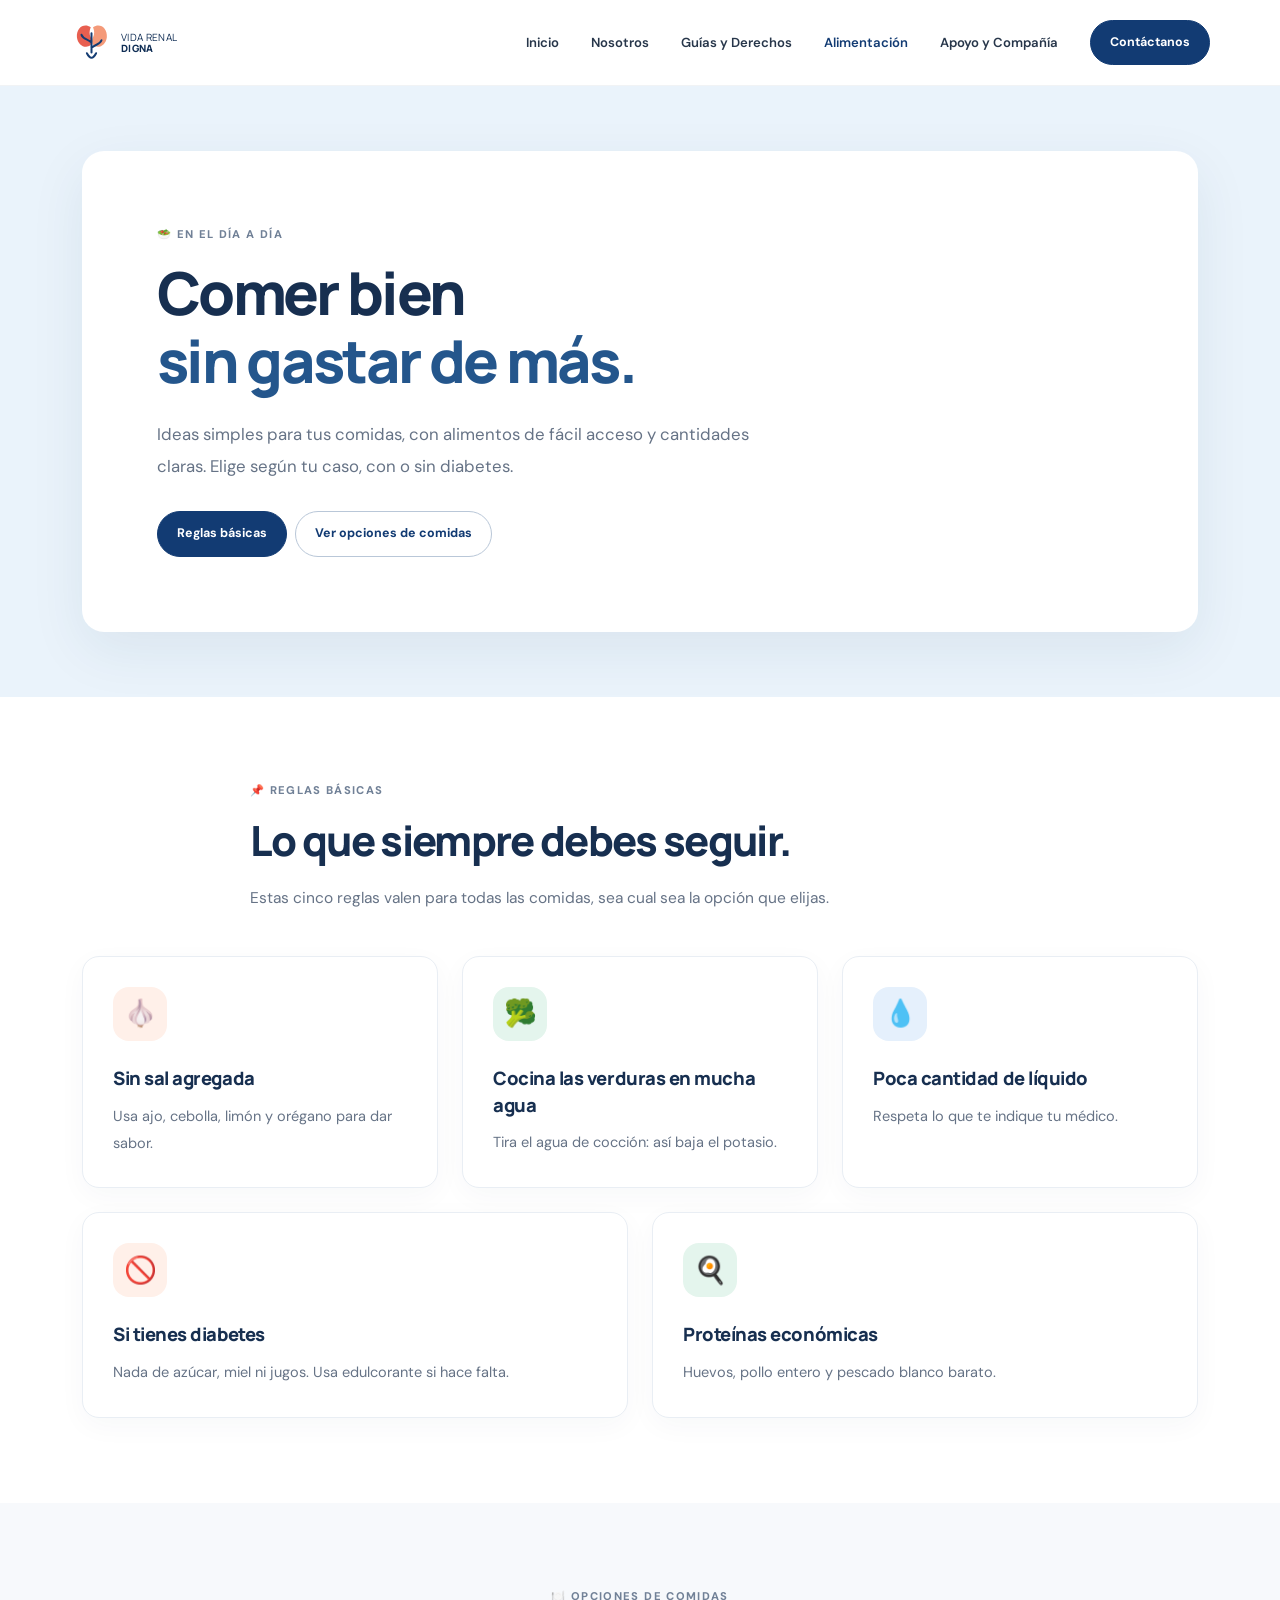
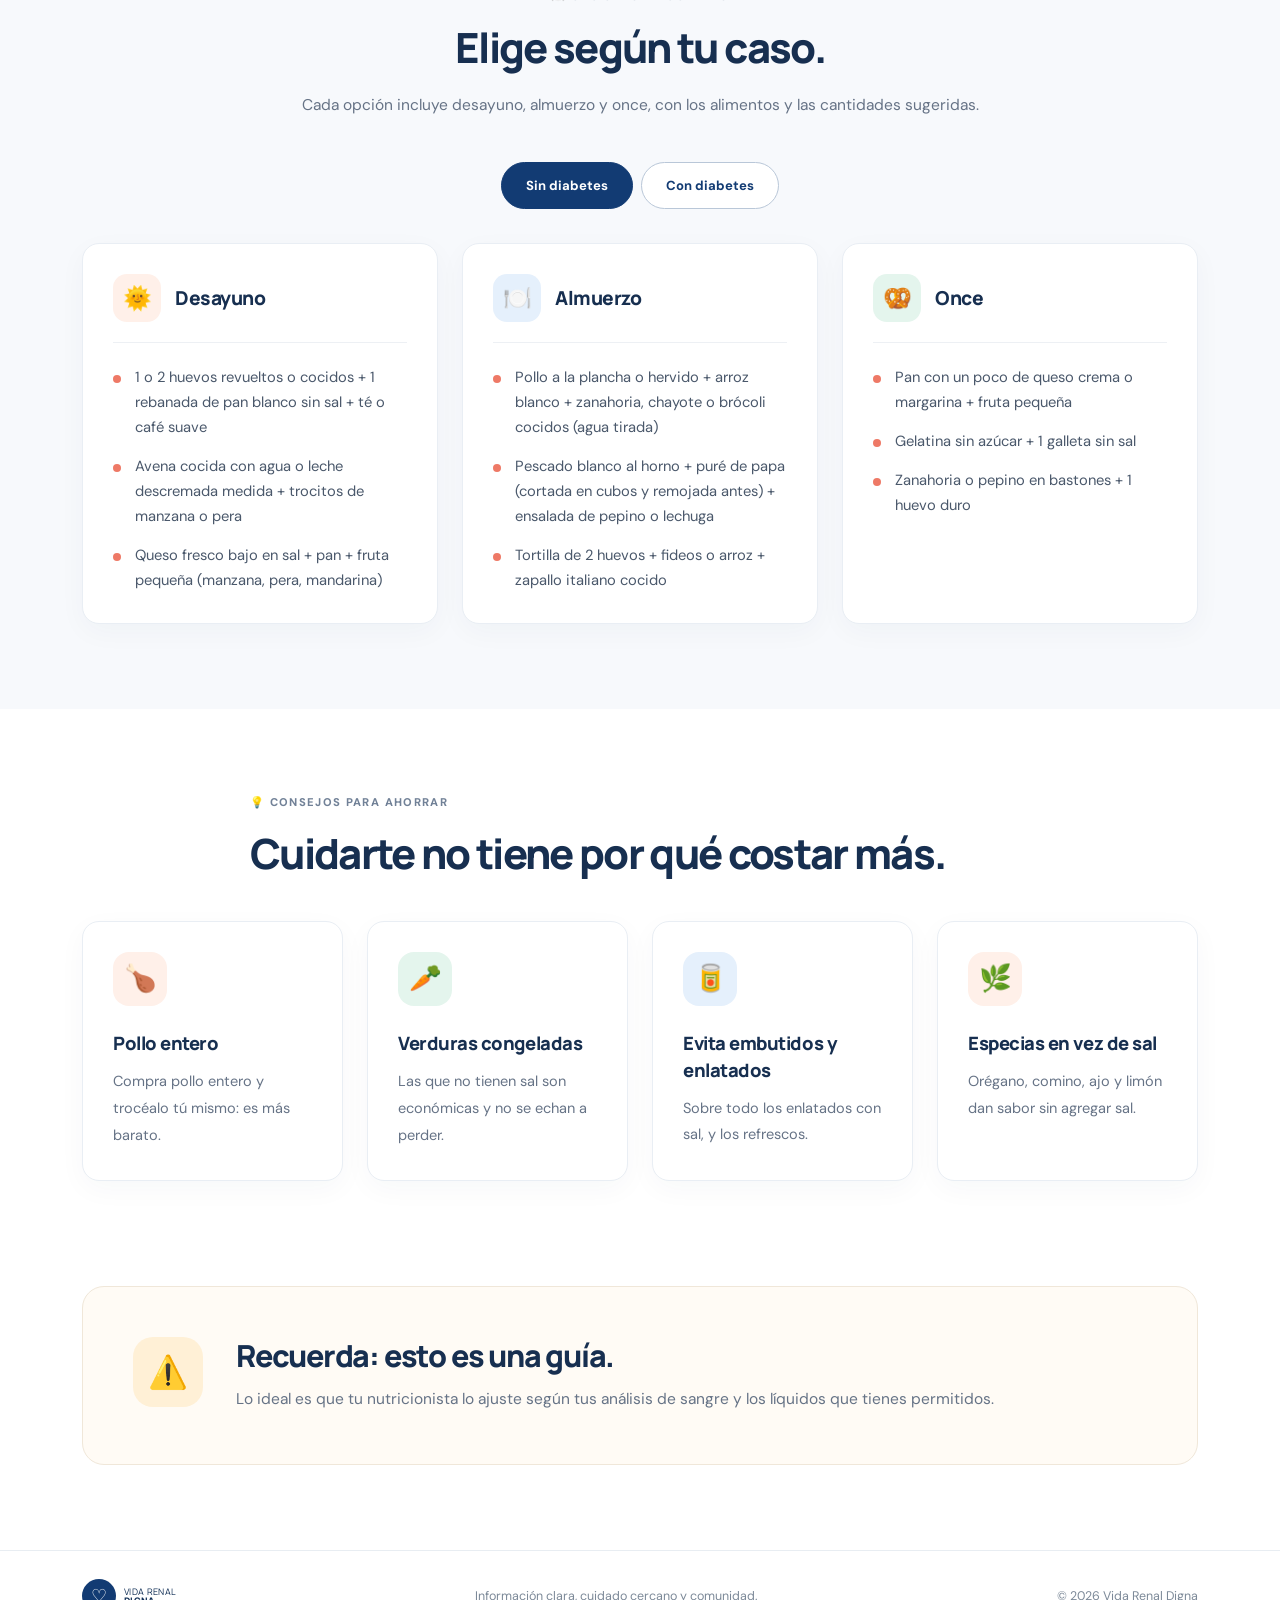
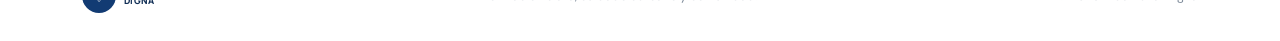
<file: alimentacion.html>
<!doctype html>
<html lang="es">
<head>
  <meta charset="utf-8">
  <meta name="viewport" content="width=device-width, initial-scale=1">
  <meta name="description" content="Reglas básicas, ideas de desayuno, almuerzo y once, y consejos para ahorrar al cuidar tu alimentación renal, con o sin diabetes.">
  <title>Alimentación | Vida Renal Digna</title>

  <!-- Bootstrap 5 -->
  <link href="https://cdn.jsdelivr.net/npm/bootstrap@5.3.3/dist/css/bootstrap.min.css" rel="stylesheet">
  <link rel="preconnect" href="https://fonts.googleapis.com">
  <link rel="preconnect" href="https://fonts.gstatic.com" crossorigin>
  <link href="https://fonts.googleapis.com/css2?family=DM+Sans:wght@400;500;600;700&family=Manrope:wght@400;500;600;700;800&display=swap" rel="stylesheet">
  <link rel="stylesheet" href="css/styles.css">
  <link rel="stylesheet" href="css/alimentacion.css">
</head>

<body>

  <!-- ENCABEZADO -->
  <header class="site-header">
    <nav class="navbar navbar-expand-lg container py-3" aria-label="Navegación principal">

      <a class="navbar-brand brand d-flex align-items-center gap-2" href="index.html" aria-label="Vida Renal Digna, inicio">
        <span class="brand-mark" aria-hidden="true">
          <svg viewBox="0 0 56 56">
            <path d="M27 8C18 2 8 9 9 21c1 9 8 14 15 12 5-2 5-8 3-12-2-4-2-8 0-13Z" fill="#e85f50"/>
            <path d="M30 8c9-6 19 1 18 13-1 9-8 14-15 12-5-2-5-8-3-12 2-4 2-8 0-13Z" fill="#f49a79"/>
            <path d="M28 16v25m0-13c-5-5-11-4-13-10m13 17c5-5 11-4 13-10" fill="none" stroke="#153d73" stroke-width="2.6" stroke-linecap="round"/>
            <path d="M22 42c2 4 5 6 6 6s4-2 6-6" fill="none" stroke="#153d73" stroke-width="2.6" stroke-linecap="round"/>
          </svg>
        </span>
        <span class="brand-name">VIDA RENAL<br><strong>DIGNA</strong></span>
      </a>

      <button class="navbar-toggler" type="button" data-bs-toggle="collapse" data-bs-target="#mainNav"
              aria-controls="mainNav" aria-expanded="false" aria-label="Abrir menú">
        <span class="navbar-toggler-icon"></span>
      </button>

      <div class="collapse navbar-collapse" id="mainNav">
        <ul class="navbar-nav ms-auto align-items-lg-center gap-lg-3">
          <li class="nav-item"><a class="nav-link" href="index.html">Inicio</a></li>
          <li class="nav-item"><a class="nav-link" href="nosotros.html">Nosotros</a></li>
          <li class="nav-item"><a class="nav-link" href="index.html#guias">Guías y Derechos</a></li>
          <li class="nav-item"><a class="nav-link active" href="alimentacion.html" aria-current="page">Alimentación</a></li>
          <li class="nav-item"><a class="nav-link" href="index.html#comunidad">Apoyo y Compañía</a></li>
          <li class="nav-item ms-lg-2"><a class="btn btn-primary-custom" href="nosotros.html#contacto">Contáctanos</a></li>
        </ul>
      </div>
    </nav>
  </header>


  <main>

    <!-- PORTADA -->
    <section class="ali-hero">
      <div class="container">
        <div class="ali-hero-panel">
          <span class="ali-eyebrow">🥗 EN EL DÍA A DÍA</span>

          <h1>
            Comer bien
            <span>sin gastar de más.</span>
          </h1>

          <p class="ali-intro">
            Ideas simples para tus comidas, con alimentos de fácil acceso y
            cantidades claras. Elige según tu caso, con o sin diabetes.
          </p>

          <div class="d-flex flex-wrap gap-2">
            <a href="#reglas" class="btn btn-primary-custom">Reglas básicas</a>
            <a href="#opciones" class="btn btn-outline-custom">Ver opciones de comidas</a>
          </div>
        </div>
      </div>
    </section>


    <!-- REGLAS BÁSICAS -->
    <section class="ali-section" id="reglas">
      <div class="container">

        <div class="ali-heading">
          <span class="ali-eyebrow">📌 REGLAS BÁSICAS</span>
          <h2>Lo que siempre debes seguir.</h2>
          <p>Estas cinco reglas valen para todas las comidas, sea cual sea la opción que elijas.</p>
        </div>

        <div class="row g-4">

          <div class="col-md-6 col-lg-4">
            <article class="ali-card h-100">
              <div class="ali-card-icon icon-peach" aria-hidden="true">🧄</div>
              <h3>Sin sal agregada</h3>
              <p>Usa ajo, cebolla, limón y orégano para dar sabor.</p>
            </article>
          </div>

          <div class="col-md-6 col-lg-4">
            <article class="ali-card h-100">
              <div class="ali-card-icon icon-green" aria-hidden="true">🥦</div>
              <h3>Cocina las verduras en mucha agua</h3>
              <p>Tira el agua de cocción: así baja el potasio.</p>
            </article>
          </div>

          <div class="col-md-6 col-lg-4">
            <article class="ali-card h-100">
              <div class="ali-card-icon icon-blue" aria-hidden="true">💧</div>
              <h3>Poca cantidad de líquido</h3>
              <p>Respeta lo que te indique tu médico.</p>
            </article>
          </div>

          <div class="col-md-6">
            <article class="ali-card h-100">
              <div class="ali-card-icon icon-peach" aria-hidden="true">🚫</div>
              <h3>Si tienes diabetes</h3>
              <p>Nada de azúcar, miel ni jugos. Usa edulcorante si hace falta.</p>
            </article>
          </div>

          <div class="col-md-6">
            <article class="ali-card h-100">
              <div class="ali-card-icon icon-green" aria-hidden="true">🍳</div>
              <h3>Proteínas económicas</h3>
              <p>Huevos, pollo entero y pescado blanco barato.</p>
            </article>
          </div>

        </div>
      </div>
    </section>


    <!-- OPCIONES DE COMIDAS -->
    <section class="ali-section ali-section-light" id="opciones">
      <div class="container">

        <div class="ali-heading text-center">
          <span class="ali-eyebrow">🍽️ OPCIONES DE COMIDAS</span>
          <h2>Elige según tu caso.</h2>
          <p>Cada opción incluye desayuno, almuerzo y once, con los alimentos y las cantidades sugeridas.</p>
        </div>

        <!-- Selector -->
        <ul class="nav ali-tabs justify-content-center" id="aliTabs" role="tablist">
          <li class="nav-item" role="presentation">
            <button class="nav-link active" id="tab-sin" data-bs-toggle="tab" data-bs-target="#panel-sin"
                    type="button" role="tab" aria-controls="panel-sin" aria-selected="true">
              Sin diabetes
            </button>
          </li>
          <li class="nav-item" role="presentation">
            <button class="nav-link" id="tab-con" data-bs-toggle="tab" data-bs-target="#panel-con"
                    type="button" role="tab" aria-controls="panel-con" aria-selected="false">
              Con diabetes
            </button>
          </li>
        </ul>

        <div class="tab-content">

          <!-- SIN DIABETES -->
          <div class="tab-pane fade show active" id="panel-sin" role="tabpanel" aria-labelledby="tab-sin" tabindex="0">
            <div class="row g-4">

              <div class="col-lg-4">
                <article class="ali-meal h-100">
                  <div class="ali-meal-head">
                    <span class="ali-meal-icon icon-peach" aria-hidden="true">🌞</span>
                    <h3>Desayuno</h3>
                  </div>
                  <ul class="ali-list">
                    <li>1 o 2 huevos revueltos o cocidos + 1 rebanada de pan blanco sin sal + té o café suave</li>
                    <li>Avena cocida con agua o leche descremada medida + trocitos de manzana o pera</li>
                    <li>Queso fresco bajo en sal + pan + fruta pequeña (manzana, pera, mandarina)</li>
                  </ul>
                </article>
              </div>

              <div class="col-lg-4">
                <article class="ali-meal h-100">
                  <div class="ali-meal-head">
                    <span class="ali-meal-icon icon-blue" aria-hidden="true">🍽️</span>
                    <h3>Almuerzo</h3>
                  </div>
                  <ul class="ali-list">
                    <li>Pollo a la plancha o hervido + arroz blanco + zanahoria, chayote o brócoli cocidos (agua tirada)</li>
                    <li>Pescado blanco al horno + puré de papa (cortada en cubos y remojada antes) + ensalada de pepino o lechuga</li>
                    <li>Tortilla de 2 huevos + fideos o arroz + zapallo italiano cocido</li>
                  </ul>
                </article>
              </div>

              <div class="col-lg-4">
                <article class="ali-meal h-100">
                  <div class="ali-meal-head">
                    <span class="ali-meal-icon icon-green" aria-hidden="true">🥨</span>
                    <h3>Once</h3>
                  </div>
                  <ul class="ali-list">
                    <li>Pan con un poco de queso crema o margarina + fruta pequeña</li>
                    <li>Gelatina sin azúcar + 1 galleta sin sal</li>
                    <li>Zanahoria o pepino en bastones + 1 huevo duro</li>
                  </ul>
                </article>
              </div>

            </div>
          </div>

          <!-- CON DIABETES -->
          <div class="tab-pane fade" id="panel-con" role="tabpanel" aria-labelledby="tab-con" tabindex="0">
            <div class="row g-4">

              <div class="col-lg-4">
                <article class="ali-meal h-100">
                  <div class="ali-meal-head">
                    <span class="ali-meal-icon icon-peach" aria-hidden="true">🌞</span>
                    <h3>Desayuno</h3>
                  </div>
                  <ul class="ali-list">
                    <li>2 claras + 1 huevo entero revueltos + pan pequeño sin sal + té sin azúcar</li>
                    <li>Avena cocida con agua + canela + trocito de manzana pequeña, sin azúcar</li>
                    <li>Queso fresco + pan + ½ manzana o pera, sin agregar dulce</li>
                  </ul>
                </article>
              </div>

              <div class="col-lg-4">
                <article class="ali-meal h-100">
                  <div class="ali-meal-head">
                    <span class="ali-meal-icon icon-blue" aria-hidden="true">🍽️</span>
                    <h3>Almuerzo</h3>
                  </div>
                  <ul class="ali-list">
                    <li>Pechuga de pollo sin piel + arroz moderado + verduras cocidas (sin cremas ni salsas)</li>
                    <li>Pescado blanco + 1 papa mediana remojada y cocida + ensalada verde sin sal</li>
                    <li>Huevos revueltos con cebolla y pimiento + arroz o fideos + calabacita cocida</li>
                  </ul>
                </article>
              </div>

              <div class="col-lg-4">
                <article class="ali-meal h-100">
                  <div class="ali-meal-head">
                    <span class="ali-meal-icon icon-green" aria-hidden="true">🥨</span>
                    <h3>Once</h3>
                  </div>
                  <ul class="ali-list">
                    <li>½ manzana o pera + 1 galleta sin sal</li>
                    <li>Queso fresco en porción chica + bastones de zanahoria</li>
                    <li>Gelatina sin azúcar + 1 pan tostado pequeño</li>
                  </ul>
                </article>
              </div>

            </div>
          </div>

        </div>
      </div>
    </section>


    <!-- CONSEJOS PARA AHORRAR -->
    <section class="ali-section" id="consejos">
      <div class="container">

        <div class="ali-heading">
          <span class="ali-eyebrow">💡 CONSEJOS PARA AHORRAR</span>
          <h2>Cuidarte no tiene por qué costar más.</h2>
        </div>

        <div class="row g-4">

          <div class="col-md-6 col-lg-3">
            <article class="ali-card h-100">
              <div class="ali-card-icon icon-peach" aria-hidden="true">🍗</div>
              <h3>Pollo entero</h3>
              <p>Compra pollo entero y trocéalo tú mismo: es más barato.</p>
            </article>
          </div>

          <div class="col-md-6 col-lg-3">
            <article class="ali-card h-100">
              <div class="ali-card-icon icon-green" aria-hidden="true">🥕</div>
              <h3>Verduras congeladas</h3>
              <p>Las que no tienen sal son económicas y no se echan a perder.</p>
            </article>
          </div>

          <div class="col-md-6 col-lg-3">
            <article class="ali-card h-100">
              <div class="ali-card-icon icon-blue" aria-hidden="true">🥫</div>
              <h3>Evita embutidos y enlatados</h3>
              <p>Sobre todo los enlatados con sal, y los refrescos.</p>
            </article>
          </div>

          <div class="col-md-6 col-lg-3">
            <article class="ali-card h-100">
              <div class="ali-card-icon icon-peach" aria-hidden="true">🌿</div>
              <h3>Especias en vez de sal</h3>
              <p>Orégano, comino, ajo y limón dan sabor sin agregar sal.</p>
            </article>
          </div>

        </div>
      </div>
    </section>


    <!-- AVISO FINAL -->
    <section class="ali-section ali-section-notice">
      <div class="container">
        <div class="ali-notice">
          <div class="ali-notice-icon" aria-hidden="true">⚠️</div>
          <div>
            <h2>Recuerda: esto es una guía.</h2>
            <p>
              Lo ideal es que tu nutricionista lo ajuste según tus análisis
              de sangre y los líquidos que tienes permitidos.
            </p>
          </div>
        </div>
      </div>
    </section>

  </main>


  <!-- PIE DE PÁGINA -->
  <footer class="site-footer">
    <div class="container d-flex flex-column flex-md-row justify-content-between align-items-start align-items-md-center gap-3">
      <a class="brand d-flex align-items-center gap-2" href="index.html">
        <span class="brand-mark small-mark" aria-hidden="true">♡</span>
        <span class="brand-name">VIDA RENAL<br><strong>DIGNA</strong></span>
      </a>
      <p class="mb-0">Información clara, cuidado cercano y comunidad.</p>
      <span class="copyright">© <span id="year">2026</span> Vida Renal Digna</span>
    </div>
  </footer>

  <script src="https://cdn.jsdelivr.net/npm/bootstrap@5.3.3/dist/js/bootstrap.bundle.min.js"></script>
  <script src="js/main.js"></script>

</body>
</html>
</file>
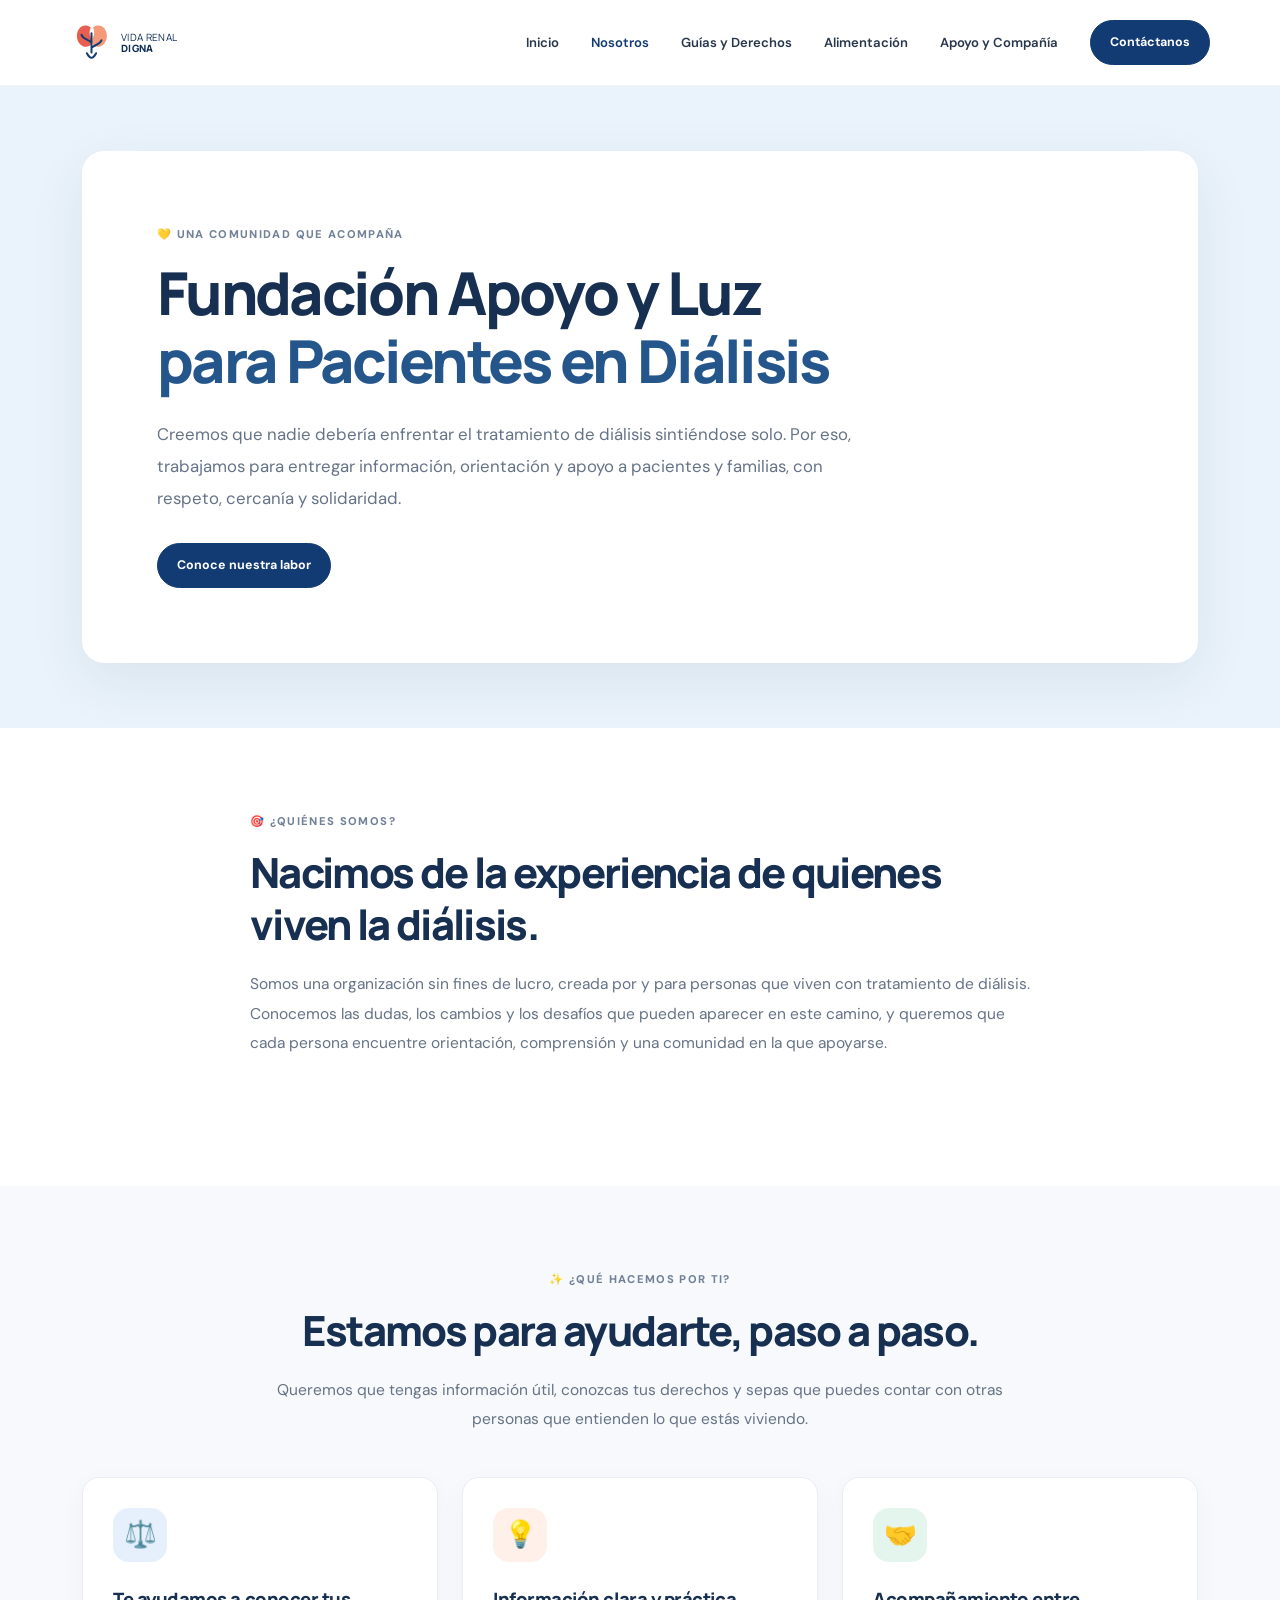
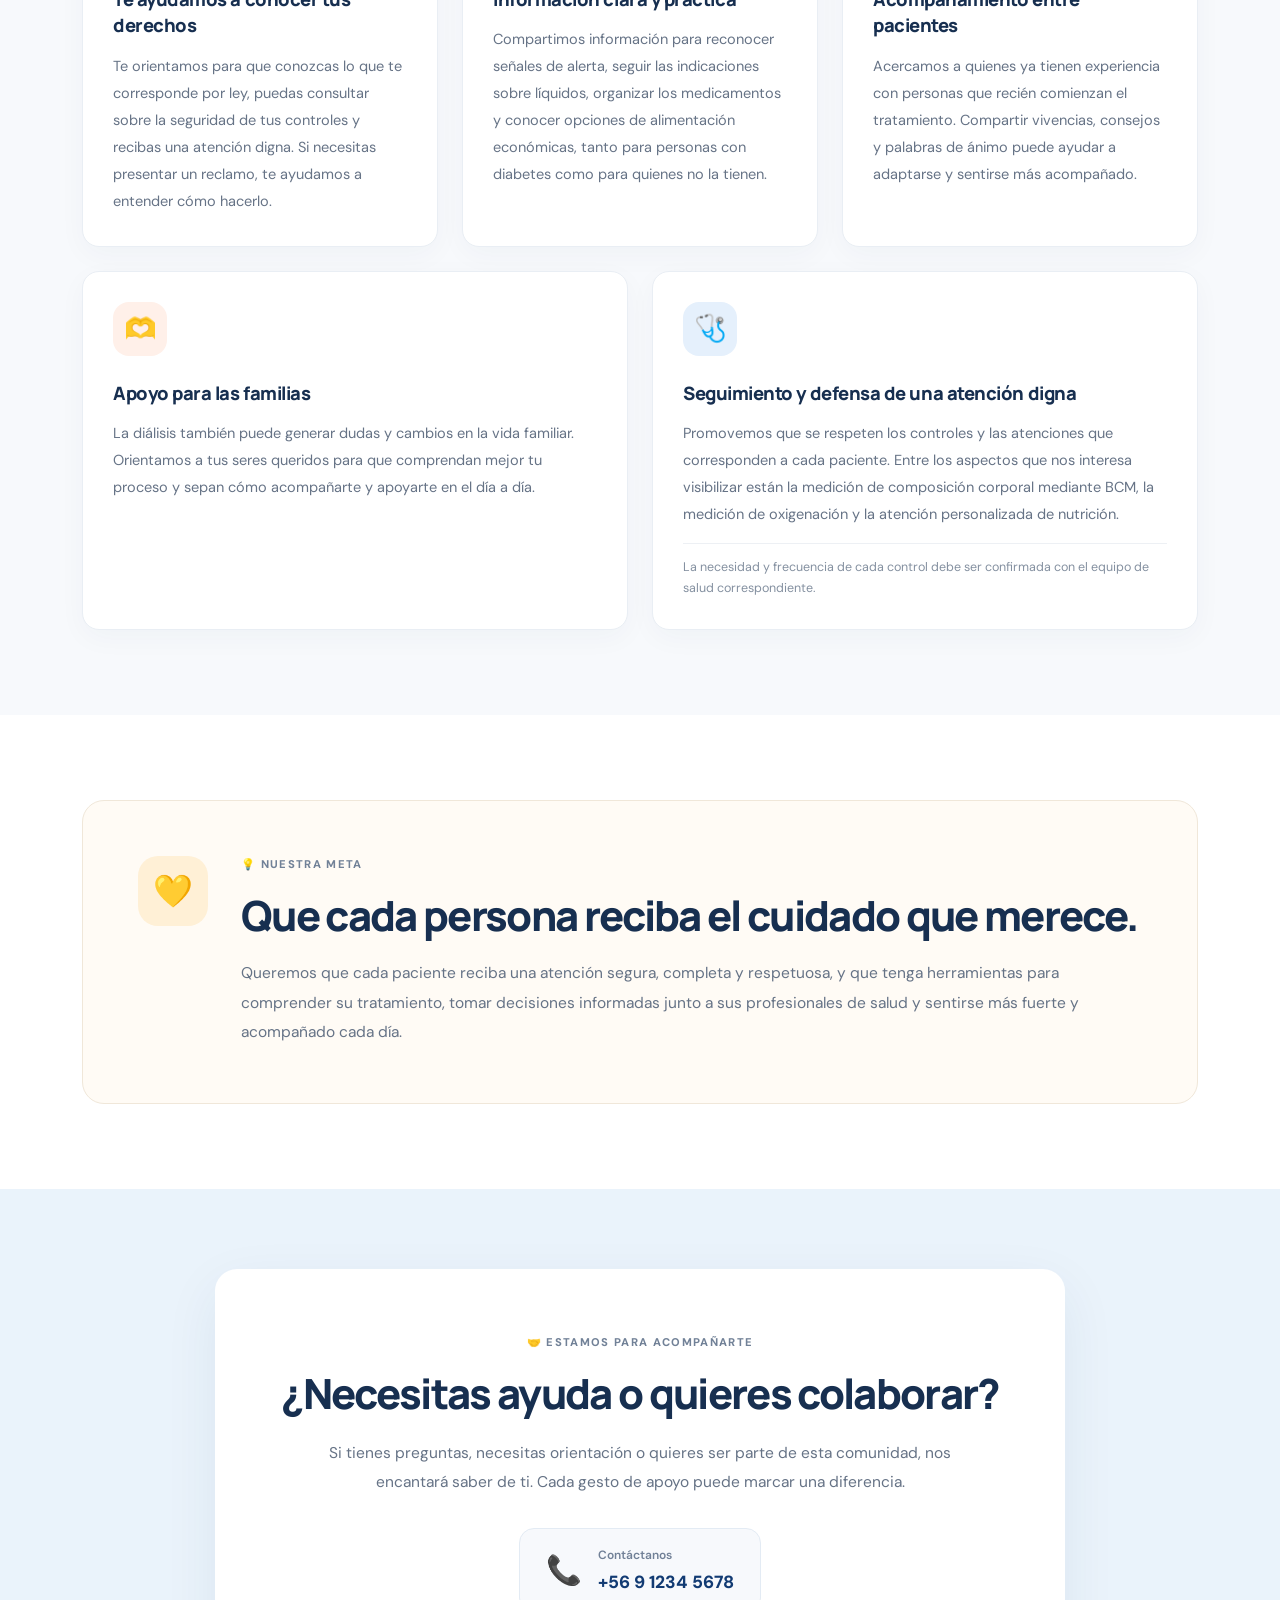
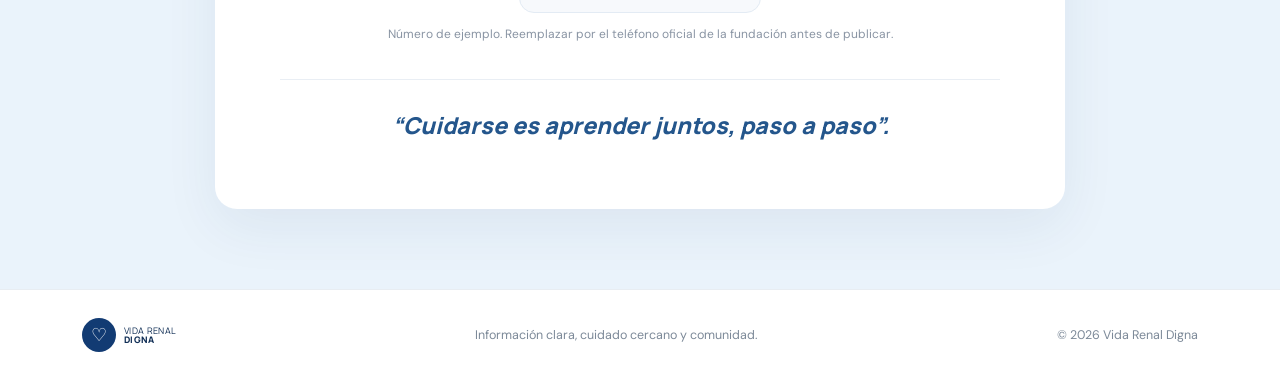
<file: nosotros.html>
<!doctype html>
<html lang="es">
<head>
  <meta charset="utf-8">
  <meta name="viewport" content="width=device-width, initial-scale=1">
  <meta name="description" content="Conoce la labor de la Fundación Apoyo y Luz para Pacientes en Diálisis, una organización que promueve los derechos, el acompañamiento y el bienestar de los pacientes.">
  <title>Nuestra Fundación | Vida Renal Digna</title>

  <!-- Bootstrap 5 -->
  <link href="https://cdn.jsdelivr.net/npm/bootstrap@5.3.3/dist/css/bootstrap.min.css" rel="stylesheet">
  <link rel="preconnect" href="https://fonts.googleapis.com">
  <link rel="preconnect" href="https://fonts.gstatic.com" crossorigin>
  <link href="https://fonts.googleapis.com/css2?family=DM+Sans:wght@400;500;600;700&family=Manrope:wght@400;500;600;700;800&display=swap" rel="stylesheet">
  <link rel="stylesheet" href="css/styles.css">
  <link rel="stylesheet" href="css/nosotros.css">
</head>

<body>

  <!-- ENCABEZADO -->
  <header class="site-header">
    <nav class="navbar navbar-expand-lg container py-3"
         aria-label="Navegación principal">

      <a class="navbar-brand brand d-flex align-items-center gap-2"
         href="index.html"
         aria-label="Vida Renal Digna, inicio">

        <span class="brand-mark" aria-hidden="true">
          <svg viewBox="0 0 56 56">
            <path d="M27 8C18 2 8 9 9 21c1 9 8 14 15 12 5-2 5-8 3-12-2-4-2-8 0-13Z"
                  fill="#e85f50"/>
            <path d="M30 8c9-6 19 1 18 13-1 9-8 14-15 12-5-2-5-8-3-12 2-4 2-8 0-13Z"
                  fill="#f49a79"/>
            <path d="M28 16v25m0-13c-5-5-11-4-13-10m13 17c5-5 11-4 13-10"
                  fill="none" stroke="#153d73" stroke-width="2.6"
                  stroke-linecap="round"/>
            <path d="M22 42c2 4 5 6 6 6s4-2 6-6"
                  fill="none" stroke="#153d73" stroke-width="2.6"
                  stroke-linecap="round"/>
          </svg>
        </span>

        <span class="brand-name">
          VIDA RENAL<br>
          <strong>DIGNA</strong>
        </span>
      </a>

      <button class="navbar-toggler" type="button"
              data-bs-toggle="collapse"
              data-bs-target="#mainNav"
              aria-controls="mainNav"
              aria-expanded="false"
              aria-label="Abrir menú">
        <span class="navbar-toggler-icon"></span>
      </button>

      <div class="collapse navbar-collapse" id="mainNav">
        <ul class="navbar-nav ms-auto align-items-lg-center gap-lg-3">

          <li class="nav-item">
            <a class="nav-link" href="index.html">Inicio</a>
          </li>

          <li class="nav-item">
            <a class="nav-link active" href="nosotros.html">Nosotros</a>
          </li>

          <li class="nav-item">
            <a class="nav-link" href="index.html#guias">Guías y Derechos</a>
          </li>

          <li class="nav-item">
            <a class="nav-link" href="index.html#alimentacion">Alimentación</a>
          </li>

          <li class="nav-item">
            <a class="nav-link" href="index.html#comunidad">Apoyo y Compañía</a>
          </li>

          <li class="nav-item ms-lg-2">
            <a class="btn btn-primary-custom" href="#contacto">
              Contáctanos
            </a>
          </li>

        </ul>
      </div>
    </nav>
  </header>


  <main>

    <!-- PORTADA DE LA FUNDACIÓN -->
    <section class="fundacion-hero">
      <div class="container">
        <div class="fundacion-hero-panel">

          <span class="fundacion-eyebrow">
            💛 UNA COMUNIDAD QUE ACOMPAÑA
          </span>

          <h1>
            Fundación Apoyo y Luz
            <span>para Pacientes en Diálisis</span>
          </h1>

          <p class="fundacion-intro">
            Creemos que nadie debería enfrentar el tratamiento de diálisis
            sintiéndose solo. Por eso, trabajamos para entregar información,
            orientación y apoyo a pacientes y familias, con respeto,
            cercanía y solidaridad.
          </p>

          <a href="#que-hacemos" class="btn btn-primary-custom">
            Conoce nuestra labor
          </a>

        </div>
      </div>
    </section>


    <!-- QUIÉNES SOMOS -->
    <section class="fundacion-section" id="quienes-somos">
      <div class="container">

        <div class="fundacion-heading">
          <span class="fundacion-eyebrow">🎯 ¿QUIÉNES SOMOS?</span>

          <h2>
            Nacimos de la experiencia de quienes viven la diálisis.
          </h2>

          <p>
            Somos una organización sin fines de lucro, creada por y para
            personas que viven con tratamiento de diálisis. Conocemos las
            dudas, los cambios y los desafíos que pueden aparecer en este
            camino, y queremos que cada persona encuentre orientación,
            comprensión y una comunidad en la que apoyarse.
          </p>
        </div>

      </div>
    </section>


    <!-- QUÉ HACEMOS -->
    <section class="fundacion-section fundacion-section-light"
             id="que-hacemos">

      <div class="container">

        <div class="fundacion-heading text-center">
          <span class="fundacion-eyebrow">✨ ¿QUÉ HACEMOS POR TI?</span>

          <h2>Estamos para ayudarte, paso a paso.</h2>

          <p>
            Queremos que tengas información útil, conozcas tus derechos
            y sepas que puedes contar con otras personas que entienden
            lo que estás viviendo.
          </p>
        </div>


        <div class="row g-4">

          <!-- TARJETA 1 -->
          <div class="col-md-6 col-lg-4">
            <article class="fundacion-card h-100">

              <div class="fundacion-card-icon icon-blue"
                   aria-hidden="true">
                ⚖️
              </div>

              <h3>Te ayudamos a conocer tus derechos</h3>

              <p>
                Te orientamos para que conozcas lo que te corresponde
                por ley, puedas consultar sobre la seguridad de tus
                controles y recibas una atención digna. Si necesitas
                presentar un reclamo, te ayudamos a entender cómo hacerlo.
              </p>

            </article>
          </div>


          <!-- TARJETA 2 -->
          <div class="col-md-6 col-lg-4">
            <article class="fundacion-card h-100">

              <div class="fundacion-card-icon icon-peach"
                   aria-hidden="true">
                💡
              </div>

              <h3>Información clara y práctica</h3>

              <p>
                Compartimos información para reconocer señales de alerta,
                seguir las indicaciones sobre líquidos, organizar los
                medicamentos y conocer opciones de alimentación económicas,
                tanto para personas con diabetes como para quienes no la tienen.
              </p>

            </article>
          </div>


          <!-- TARJETA 3 -->
          <div class="col-md-6 col-lg-4">
            <article class="fundacion-card h-100">

              <div class="fundacion-card-icon icon-green"
                   aria-hidden="true">
                🤝
              </div>

              <h3>Acompañamiento entre pacientes</h3>

              <p>
                Acercamos a quienes ya tienen experiencia con personas
                que recién comienzan el tratamiento. Compartir vivencias,
                consejos y palabras de ánimo puede ayudar a adaptarse
                y sentirse más acompañado.
              </p>

            </article>
          </div>


          <!-- TARJETA 4 -->
          <div class="col-md-6 col-lg-6">
            <article class="fundacion-card h-100">

              <div class="fundacion-card-icon icon-peach"
                   aria-hidden="true">
                🫶
              </div>

              <h3>Apoyo para las familias</h3>

              <p>
                La diálisis también puede generar dudas y cambios en
                la vida familiar. Orientamos a tus seres queridos para
                que comprendan mejor tu proceso y sepan cómo acompañarte
                y apoyarte en el día a día.
              </p>

            </article>
          </div>


          <!-- TARJETA 5 -->
          <div class="col-md-6 col-lg-6">
            <article class="fundacion-card h-100">

              <div class="fundacion-card-icon icon-blue"
                   aria-hidden="true">
                🩺
              </div>

              <h3>Seguimiento y defensa de una atención digna</h3>

              <p>
                Promovemos que se respeten los controles y las atenciones
                que corresponden a cada paciente. Entre los aspectos que
                nos interesa visibilizar están la medición de composición
                corporal mediante BCM, la medición de oxigenación y la
                atención personalizada de nutrición.
              </p>

              <p class="fundacion-card-note">
                La necesidad y frecuencia de cada control debe ser
                confirmada con el equipo de salud correspondiente.
              </p>

            </article>
          </div>

        </div>
      </div>
    </section>


    <!-- NUESTRA META -->
    <section class="fundacion-section">
      <div class="container">

        <div class="fundacion-meta-panel">

          <div class="fundacion-meta-icon" aria-hidden="true">
            💛
          </div>

          <div>
            <span class="fundacion-eyebrow">💡 NUESTRA META</span>

            <h2>Que cada persona reciba el cuidado que merece.</h2>

            <p>
              Queremos que cada paciente reciba una atención segura,
              completa y respetuosa, y que tenga herramientas para
              comprender su tratamiento, tomar decisiones informadas
              junto a sus profesionales de salud y sentirse más fuerte
              y acompañado cada día.
            </p>
          </div>

        </div>

      </div>
    </section>


    <!-- CONTACTO -->
    <section class="fundacion-contact-section" id="contacto">
      <div class="container">

        <div class="fundacion-contact-panel">

          <span class="fundacion-eyebrow">
            🤝 ESTAMOS PARA ACOMPAÑARTE
          </span>

          <h2>¿Necesitas ayuda o quieres colaborar?</h2>

          <p>
            Si tienes preguntas, necesitas orientación o quieres ser parte
            de esta comunidad, nos encantará saber de ti. Cada gesto de
            apoyo puede marcar una diferencia.
          </p>

          <div class="fundacion-phone">
            <span aria-hidden="true">📞</span>

            <div>
              <span class="fundacion-phone-label">
                Contáctanos
              </span>

              <!-- Número ficticio: reemplazar por el contacto oficial -->
              <a href="tel:+56912345678">
                +56 9 1234 5678
              </a>
            </div>
          </div>

          <p class="fundacion-phone-note">
            Número de ejemplo. Reemplazar por el teléfono oficial
            de la fundación antes de publicar.
          </p>

          <div class="fundacion-closing">
            “Cuidarse es aprender juntos, paso a paso”.
          </div>

        </div>

      </div>
    </section>

  </main>


  <!-- PIE DE PÁGINA -->
  <footer class="site-footer">
    <div class="container d-flex flex-column flex-md-row
                justify-content-between align-items-start
                align-items-md-center gap-3">

      <a class="brand d-flex align-items-center gap-2"
         href="index.html">

        <span class="brand-mark small-mark" aria-hidden="true">
          ♡
        </span>

        <span class="brand-name">
          VIDA RENAL<br>
          <strong>DIGNA</strong>
        </span>

      </a>

      <p class="mb-0">
        Información clara, cuidado cercano y comunidad.
      </p>

      <span class="copyright">
        © <span id="year">2026</span> Vida Renal Digna
      </span>

    </div>
  </footer>


  <script src="https://cdn.jsdelivr.net/npm/bootstrap@5.3.3/dist/js/bootstrap.bundle.min.js"></script>
  <script src="js/main.js"></script>

</body>
</html>
</file>
<file: css/styles.css>
:root {
  --navy: #123b73;
  --navy-dark: #102e55;
  --blue-soft: #e9f2fb;
  --ink: #18263a;
  --muted: #667386;
  --coral: #ee7966;
  --paper: #ffffff;
  --line: #e8edf2;
  --shadow: 0 18px 55px rgba(27, 58, 94, .09);
}

* { box-sizing: border-box; }
html { scroll-behavior: smooth; scroll-padding-top: 90px; }
body {
  margin: 0;
  color: var(--ink);
  background: #fff;
  font-family: "DM Sans", sans-serif;
  -webkit-font-smoothing: antialiased;
}
h1, h2, h3, .brand-name { font-family: "Manrope", sans-serif; }
.site-header { background: rgba(255,255,255,.96); position: sticky; top: 0; z-index: 1000; border-bottom: 1px solid rgba(20,55,95,.06); }
.brand { text-decoration: none; color: var(--navy-dark); line-height: 1.02; flex-shrink: 0; }
.brand-mark { width: 43px; height: 43px; display: inline-flex; align-items: center; justify-content: center; }
.brand-mark svg { width: 100%; height: 100%; }
.brand-name { font-size: 10px; letter-spacing: .035em; }
.brand-name strong { font-weight: 800; }
.navbar .nav-link { color: #27364a; font-size: .82rem; font-weight: 600; padding: .6rem .25rem; }
.navbar .nav-link:hover, .navbar .nav-link.active { color: var(--navy); }
.btn { border-radius: 999px; padding: .78rem 1.18rem; font-size: .78rem; font-weight: 700; transition: transform .2s ease, box-shadow .2s ease, background .2s ease; }
.btn:hover { transform: translateY(-2px); }
.btn-primary-custom { color: #fff; background: var(--navy); border: 1px solid var(--navy); }
.btn-primary-custom:hover, .btn-primary-custom:focus { color: #fff; background: var(--navy-dark); box-shadow: 0 8px 20px rgba(18,59,115,.18); }
.btn-outline-custom { color: var(--navy); background: #fff; border: 1px solid #b9c7d8; }
.btn-outline-custom:hover { color: var(--navy-dark); background: #f5f8fc; border-color: var(--navy); }

.hero-section { background: #eaf3fb; padding: 44px 0 48px; }
.hero-panel { position: relative; background: #fff; border-radius: 20px; box-shadow: var(--shadow); padding-bottom: 22px; }
.hero-copy { padding: clamp(30px, 4.4vw, 60px) clamp(25px, 4vw, 52px) 28px; display: flex; flex-direction: column; align-items: flex-start; justify-content: center; }
.eyebrow { display: block; color: #718197; font-size: .63rem; font-weight: 800; letter-spacing: .15em; margin-bottom: 14px; }
h1 { font-size: clamp(2rem, 3.2vw, 3.2rem); font-weight: 800; line-height: 1.08; letter-spacing: -.055em; margin: 0 0 19px; color: #152b48; }
h1 span { color: var(--navy); }
.hero-description { max-width: 420px; color: #657286; font-size: .91rem; line-height: 1.8; margin-bottom: 22px; }
.hero-actions { gap: 9px !important; }
.hero-actions .btn { font-size: .68rem; padding: .78rem 1rem; }
.hero-image-wrap { min-height: 390px; position: relative; overflow: hidden; border-top-right-radius: 20px; }
.hero-image { display: block; width: 100%; height: 100%; min-height: 390px; object-fit: cover; object-position: center; }
.image-caption { position: absolute; bottom: 18px; right: 18px; border-radius: 999px; padding: 10px 14px; background: rgba(255,255,255,.92); color: #24364c; font-size: .7rem; font-weight: 700; box-shadow: 0 5px 20px rgba(0,0,0,.08); }
.caption-dot { display: inline-block; width: 7px; height: 7px; background: var(--coral); border-radius: 50%; margin-right: 7px; }
.small-note { color: #8290a0; font-size: .68rem; }
.feature-grid { display: grid; grid-template-columns: repeat(4, minmax(0,1fr)); gap: 14px; padding: 0 clamp(24px, 4vw, 52px); margin-top: -2px; }
.feature-card { position: relative; display: flex; flex-direction: column; min-height: 126px; padding: 22px 21px; border: 1px solid #f0f2f5; border-radius: 12px; background: #fff; color: var(--ink); text-decoration: none; box-shadow: 0 7px 24px rgba(31,55,82,.045); transition: transform .2s, box-shadow .2s; }
.feature-card:hover { transform: translateY(-4px); box-shadow: 0 13px 28px rgba(31,55,82,.1); color: var(--navy); }
.feature-kicker { color: #8995a5; font-size: .53rem; font-weight: 800; letter-spacing: .12em; margin-bottom: 10px; }
.feature-title { font-family: "Manrope", sans-serif; font-size: 1rem; font-weight: 800; line-height: 1.3; letter-spacing: -.025em; }
.feature-arrow { position: absolute; right: 15px; bottom: 13px; color: #9eacbc; font-size: .95rem; opacity: 0; transition: opacity .2s; }
.feature-card:hover .feature-arrow { opacity: 1; }

.section-space { padding: 90px 0; }
.intro-section h2, .section-heading h2, .support-panel h2, .contact-inner h2 { color: #172f50; font-size: clamp(1.8rem, 3vw, 2.55rem); line-height: 1.2; letter-spacing: -.045em; font-weight: 800; }
.intro-section { background: #fff; }
.section-lead, .section-heading > p { color: var(--muted); line-height: 1.85; font-size: .96rem; margin: 0; }
.resources-section { background: #f7f9fc; }
.section-heading { display: flex; justify-content: space-between; align-items: end; gap: 40px; margin-bottom: 32px; }
.section-heading > p { max-width: 420px; }
.resource-card { background: #fff; border: 1px solid #edf0f4; border-radius: 16px; padding: 30px; box-shadow: 0 8px 28px rgba(31,55,82,.035); }
.resource-icon { width: 46px; height: 46px; display: flex; align-items: center; justify-content: center; border-radius: 14px; font-size: 1.6rem; margin-bottom: 22px; }
.icon-blue { color: #24568c; background: #e5f0fc; }
.icon-peach { color: #a34e3e; background: #fff0e9; }
.icon-green { color: #34735f; background: #e4f5ed; }
.resource-card h3 { font-size: 1.15rem; font-weight: 800; letter-spacing: -.03em; }
.resource-card p { color: var(--muted); font-size: .88rem; line-height: 1.8; margin: 12px 0 20px; }
.text-link { color: var(--navy); font-size: .82rem; font-weight: 800; text-decoration: none; }
.text-link span { margin-left: 5px; }
.text-link:hover { text-decoration: underline; }
.support-section { background: #fff; padding-top: 20px; }
.support-panel { display: flex; justify-content: space-between; align-items: center; gap: 30px; overflow: hidden; padding: clamp(30px, 6vw, 65px); background: var(--navy); border-radius: 22px; color: #fff; }
.support-panel .eyebrow { color: #b7cce5; }
.support-panel h2 { color: #fff; max-width: 650px; }
.support-panel p { color: #d4e0ef; line-height: 1.8; max-width: 560px; margin: 18px 0 25px; }
.btn-light-custom { color: var(--navy); background: #fff; border: 1px solid #fff; }
.btn-light-custom:hover { color: var(--navy-dark); background: #edf4fc; }
.support-decoration { display: flex; align-items: center; gap: 12px; color: rgba(255,255,255,.2); font-size: 4rem; transform: rotate(-12deg); }
.support-decoration span:nth-child(2) { font-size: 8rem; color: rgba(255,255,255,.28); }
.contact-section { background: #f6f9fc; }
.contact-inner { max-width: 760px; text-align: center; }
.contact-inner .eyebrow { margin-bottom: 12px; }
.contact-inner p { max-width: 600px; margin: 18px auto 25px; color: var(--muted); line-height: 1.8; }
.contact-inner .disclaimer { margin-top: 32px; font-size: .73rem; color: #8994a3; }
.site-footer { border-top: 1px solid var(--line); padding: 28px 0; background: #fff; }
.site-footer p, .copyright { color: #7c8998; font-size: .78rem; }
.small-mark { width: 34px; height: 34px; border-radius: 50%; color: #fff; background: var(--navy); font-size: 1.15rem; }
.site-footer .brand-name { font-size: 9px; }

@media (max-width: 991.98px) {
  .navbar .nav-link { padding: .7rem 0; }
  .navbar-nav { align-items: stretch !important; padding-top: 12px; }
  .hero-copy { padding: 38px 32px; }
  .hero-image-wrap, .hero-image { min-height: 340px; }
  .feature-grid { margin-top: 18px; }
  .section-space { padding: 68px 0; }
}
@media (max-width: 767.98px) {
  .hero-section { padding: 22px 0 28px; }
  .hero-panel { border-radius: 15px; padding-bottom: 18px; }
  .hero-copy { padding: 32px 24px 28px; }
  h1 { font-size: clamp(2.2rem, 10vw, 3.2rem); }
  .hero-description { font-size: .88rem; }
  .hero-image-wrap { min-height: 280px; border-radius: 0; }
  .hero-image { min-height: 280px; max-height: 360px; }
  .image-caption { font-size: .64rem; right: 12px; bottom: 12px; }
  .feature-grid { grid-template-columns: repeat(2, minmax(0,1fr)); gap: 10px; padding: 0 16px; }
  .feature-card { min-height: 115px; padding: 18px 15px; }
  .feature-title { font-size: .93rem; }
  .feature-kicker { font-size: .48rem; }
  .section-space { padding: 58px 0; }
  .section-heading { display: block; }
  .section-heading > p { margin-top: 14px; }
  .support-panel { padding: 30px 24px; }
  .support-decoration { display: none; }
}
@media (max-width: 380px) {
  .hero-actions { flex-direction: column; align-items: stretch; width: 100%; }
  .hero-actions .btn { width: 100%; }
  .feature-grid { grid-template-columns: 1fr; }
  .feature-card { min-height: 100px; }
}
</file>
<file: css/alimentacion.css>
/* =========================================
   PÁGINA DE ALIMENTACIÓN
   Usa las variables y componentes de styles.css
   ========================================= */

/* PORTADA */

.ali-hero {
  padding: 65px 0;
  background: #eaf3fb;
}

.ali-hero-panel {
  padding: clamp(32px, 6vw, 75px);
  border-radius: 22px;
  background: #fff;
  box-shadow: 0 18px 55px rgba(27, 58, 94, 0.08);
}

.ali-eyebrow {
  display: block;
  margin-bottom: 15px;
  color: #718197;
  font-size: 0.7rem;
  font-weight: 800;
  letter-spacing: 0.12em;
  line-height: 1.6;
}

.ali-hero h1 {
  max-width: 850px;
  margin-bottom: 24px;
  color: #172f50;
  font-size: clamp(2.1rem, 5vw, 3.7rem);
  line-height: 1.15;
  letter-spacing: -0.045em;
}

.ali-hero h1 span {
  display: block;
  color: #24568c;
}

.ali-intro {
  max-width: 640px;
  margin-bottom: 28px;
  color: #667386;
  font-size: 1.05rem;
  line-height: 1.9;
}


/* SECCIONES */

.ali-section {
  padding: 85px 0;
  background: #fff;
}

.ali-section-light {
  background: #f7f9fc;
}

.ali-heading {
  max-width: 780px;
  margin: 0 auto 42px;
}

.ali-heading h2,
.ali-notice h2 {
  margin-bottom: 18px;
  color: #172f50;
  font-family: "Manrope", sans-serif;
  font-size: clamp(1.8rem, 3.5vw, 2.6rem);
  font-weight: 800;
  line-height: 1.25;
  letter-spacing: -0.04em;
}

.ali-heading p,
.ali-notice p {
  margin-bottom: 0;
  color: #667386;
  font-size: 0.97rem;
  line-height: 1.9;
}


/* TARJETAS (reglas y consejos) */

.ali-card {
  padding: 30px;
  border: 1px solid #e9eef4;
  border-radius: 17px;
  background: #fff;
  box-shadow: 0 8px 28px rgba(31, 55, 82, 0.035);
  transition: transform 0.2s ease, box-shadow 0.2s ease;
}

.ali-card:hover {
  transform: translateY(-4px);
  box-shadow: 0 14px 35px rgba(31, 55, 82, 0.09);
}

.ali-card-icon {
  display: flex;
  align-items: center;
  justify-content: center;
  width: 54px;
  height: 54px;
  margin-bottom: 24px;
  border-radius: 16px;
  font-size: 1.65rem;
}

.ali-card .icon-blue,
.ali-meal .icon-blue { color: #24568c; background: #e5f0fc; }
.ali-card .icon-peach,
.ali-meal .icon-peach { color: #a34e3e; background: #fff0e9; }
.ali-card .icon-green,
.ali-meal .icon-green { color: #34735f; background: #e4f5ed; }

.ali-card h3 {
  margin-bottom: 12px;
  color: #172f50;
  font-size: 1.15rem;
  font-weight: 800;
  line-height: 1.45;
  letter-spacing: -0.025em;
}

.ali-card p {
  margin-bottom: 0;
  color: #667386;
  font-size: 0.91rem;
  line-height: 1.85;
}


/* SELECTOR SIN / CON DIABETES */

.ali-tabs {
  gap: 8px;
  margin-bottom: 34px;
  padding: 0;
  border: 0;
}

.ali-tabs .nav-link {
  padding: 0.78rem 1.5rem;
  border: 1px solid #b9c7d8;
  border-radius: 999px;
  background: #fff;
  color: #123b73;
  font-size: 0.82rem;
  font-weight: 700;
  transition: background 0.2s ease, color 0.2s ease, border-color 0.2s ease;
}

.ali-tabs .nav-link:hover {
  background: #f5f8fc;
  border-color: #123b73;
}

.ali-tabs .nav-link.active {
  border-color: #123b73;
  background: #123b73;
  color: #fff;
}


/* TARJETAS DE COMIDAS */

.ali-meal {
  padding: 30px;
  border: 1px solid #e9eef4;
  border-radius: 17px;
  background: #fff;
  box-shadow: 0 8px 28px rgba(31, 55, 82, 0.035);
}

.ali-meal-head {
  display: flex;
  align-items: center;
  gap: 14px;
  margin-bottom: 22px;
  padding-bottom: 20px;
  border-bottom: 1px solid #edf0f4;
}

.ali-meal-icon {
  display: flex;
  flex-shrink: 0;
  align-items: center;
  justify-content: center;
  width: 48px;
  height: 48px;
  border-radius: 14px;
  font-size: 1.45rem;
}

.ali-meal h3 {
  margin: 0;
  color: #172f50;
  font-size: 1.2rem;
  font-weight: 800;
  letter-spacing: -0.025em;
}

.ali-list {
  display: flex;
  flex-direction: column;
  gap: 14px;
  margin: 0;
  padding: 0;
  list-style: none;
}

.ali-list li {
  position: relative;
  padding-left: 22px;
  color: #4a586b;
  font-size: 0.92rem;
  line-height: 1.7;
}

.ali-list li::before {
  content: "";
  position: absolute;
  top: 0.65em;
  left: 0;
  width: 8px;
  height: 8px;
  border-radius: 50%;
  background: #ee7966;
}


/* AVISO FINAL */

.ali-section-notice {
  padding: 20px 0 85px;
}

.ali-notice {
  display: grid;
  grid-template-columns: 75px minmax(0, 1fr);
  gap: 28px;
  align-items: start;
  padding: clamp(28px, 5vw, 50px);
  border: 1px solid #f0e7d9;
  border-radius: 22px;
  background: #fffbf5;
}

.ali-notice h2 {
  margin-bottom: 10px;
  font-size: clamp(1.4rem, 2.6vw, 1.9rem);
}

.ali-notice-icon {
  display: flex;
  align-items: center;
  justify-content: center;
  width: 70px;
  height: 70px;
  border-radius: 20px;
  background: #fff0d6;
  font-size: 2rem;
}


/* ACCESIBILIDAD */

.ali-tabs .nav-link:focus-visible,
.ali-card:focus-within {
  outline: 3px solid #9bc5f1;
  outline-offset: 4px;
}

@media (prefers-reduced-motion: reduce) {
  .ali-card,
  .ali-tabs .nav-link {
    transition: none;
  }
  .ali-card:hover {
    transform: none;
  }
}


/* TABLETS Y CELULARES */

@media (max-width: 767.98px) {
  .ali-hero { padding: 28px 0; }

  .ali-hero-panel {
    padding: 30px 24px;
    border-radius: 16px;
  }

  .ali-intro {
    font-size: 0.93rem;
    line-height: 1.8;
  }

  .ali-section { padding: 58px 0; }
  .ali-heading { margin-bottom: 30px; }
  .ali-card,
  .ali-meal { padding: 25px; }

  .ali-section-notice { padding: 10px 0 58px; }

  .ali-notice {
    grid-template-columns: 1fr;
    gap: 20px;
    padding: 28px 23px;
  }

  .ali-notice-icon {
    width: 58px;
    height: 58px;
    font-size: 1.7rem;
  }
}

@media (max-width: 380px) {
  .ali-tabs { flex-direction: column; }
  .ali-tabs .nav-link { width: 100%; }
}
</file>
<file: css/nosotros.css>
/* =========================================
   FUNDACIÓN APOYO Y LUZ PARA PACIENTES
   EN DIÁLISIS
   ========================================= */

.fundacion-hero {
  padding: 65px 0;
  background: #eaf3fb;
}

.fundacion-hero-panel {
  padding: clamp(32px, 6vw, 75px);
  border-radius: 22px;
  background: #fff;
  box-shadow: 0 18px 55px rgba(27, 58, 94, 0.08);
}

.fundacion-eyebrow {
  display: block;
  margin-bottom: 15px;
  color: #718197;
  font-size: 0.7rem;
  font-weight: 800;
  letter-spacing: 0.12em;
  line-height: 1.6;
}

.fundacion-hero h1 {
  max-width: 850px;
  margin-bottom: 24px;
  color: #172f50;
  font-family: "Manrope", sans-serif;
  font-size: clamp(2.1rem, 5vw, 3.7rem);
  font-weight: 800;
  line-height: 1.15;
  letter-spacing: -0.045em;
}

.fundacion-hero h1 span {
  display: block;
  color: #24568c;
}

.fundacion-intro {
  max-width: 720px;
  margin-bottom: 28px;
  color: #667386;
  font-size: 1.05rem;
  line-height: 1.9;
}


/* SECCIONES GENERALES */

.fundacion-section {
  padding: 85px 0;
  background: #fff;
}

.fundacion-section-light {
  background: #f7f9fc;
}

.fundacion-heading {
  max-width: 780px;
  margin: 0 auto 42px;
}

.fundacion-heading h2,
.fundacion-meta-panel h2,
.fundacion-contact-panel h2 {
  margin-bottom: 20px;
  color: #172f50;
  font-family: "Manrope", sans-serif;
  font-size: clamp(1.8rem, 3.5vw, 2.6rem);
  font-weight: 800;
  line-height: 1.25;
  letter-spacing: -0.04em;
}

.fundacion-heading p,
.fundacion-meta-panel p,
.fundacion-contact-panel > p {
  margin-bottom: 0;
  color: #667386;
  font-size: 0.97rem;
  line-height: 1.9;
}


/* TARJETAS DE SERVICIOS */

.fundacion-card {
  padding: 30px;
  border: 1px solid #e9eef4;
  border-radius: 17px;
  background: #fff;
  box-shadow: 0 8px 28px rgba(31, 55, 82, 0.035);
  transition:
    transform 0.2s ease,
    box-shadow 0.2s ease;
}

.fundacion-card:hover {
  transform: translateY(-4px);
  box-shadow: 0 14px 35px rgba(31, 55, 82, 0.09);
}

.fundacion-card-icon {
  display: flex;
  align-items: center;
  justify-content: center;
  width: 54px;
  height: 54px;
  margin-bottom: 24px;
  border-radius: 16px;
  font-size: 1.65rem;
}

.fundacion-card .icon-blue {
  color: #24568c;
  background: #e5f0fc;
}

.fundacion-card .icon-peach {
  color: #a34e3e;
  background: #fff0e9;
}

.fundacion-card .icon-green {
  color: #34735f;
  background: #e4f5ed;
}

.fundacion-card h3 {
  margin-bottom: 15px;
  color: #172f50;
  font-family: "Manrope", sans-serif;
  font-size: 1.15rem;
  font-weight: 800;
  line-height: 1.45;
  letter-spacing: -0.025em;
}

.fundacion-card p {
  margin-bottom: 0;
  color: #667386;
  font-size: 0.91rem;
  line-height: 1.85;
}

.fundacion-card .fundacion-card-note {
  margin-top: 14px;
  padding-top: 13px;
  border-top: 1px solid #edf0f4;
  color: #8490a0;
  font-size: 0.78rem;
  line-height: 1.7;
}


/* NUESTRA META */

.fundacion-meta-panel {
  display: grid;
  grid-template-columns: 75px minmax(0, 1fr);
  gap: 28px;
  align-items: start;
  padding: clamp(28px, 5vw, 55px);
  border: 1px solid #f0e7d9;
  border-radius: 22px;
  background: #fffbf5;
}

.fundacion-meta-icon {
  display: flex;
  align-items: center;
  justify-content: center;
  width: 70px;
  height: 70px;
  border-radius: 20px;
  background: #fff0d6;
  font-size: 2rem;
}

.fundacion-meta-panel h2 {
  margin-bottom: 18px;
}


/* CONTACTO */

.fundacion-contact-section {
  padding: 80px 0;
  background: #eaf3fb;
}

.fundacion-contact-panel {
  max-width: 850px;
  margin: 0 auto;
  padding: clamp(30px, 6vw, 65px);
  border-radius: 22px;
  background: #fff;
  text-align: center;
  box-shadow: 0 18px 55px rgba(27, 58, 94, 0.07);
}

.fundacion-contact-panel > p {
  max-width: 650px;
  margin-right: auto;
  margin-left: auto;
}

.fundacion-phone {
  display: inline-flex;
  align-items: center;
  gap: 16px;
  margin-top: 30px;
  padding: 17px 26px;
  border: 1px solid #e3ebf4;
  border-radius: 15px;
  background: #f7f9fc;
  text-align: left;
}

.fundacion-phone > span {
  font-size: 1.8rem;
}

.fundacion-phone-label {
  display: block;
  margin-bottom: 5px;
  color: #718197;
  font-size: 0.75rem;
  font-weight: 600;
}

.fundacion-phone a {
  color: #123b73;
  font-size: 1.1rem;
  font-weight: 800;
  text-decoration: none;
}

.fundacion-phone a:hover {
  text-decoration: underline;
}

.fundacion-contact-panel .fundacion-phone-note {
  margin-top: 12px;
  color: #8994a3;
  font-size: 0.75rem;
  line-height: 1.6;
}

.fundacion-closing {
  margin-top: 35px;
  padding-top: 27px;
  border-top: 1px solid #e9eef4;
  color: #24568c;
  font-family: "Manrope", sans-serif;
  font-size: clamp(1.1rem, 2.5vw, 1.45rem);
  font-weight: 800;
  font-style: italic;
  line-height: 1.6;
}


/* ACCESIBILIDAD */

.fundacion-card:focus-within,
.fundacion-phone a:focus-visible {
  outline: 3px solid #9bc5f1;
  outline-offset: 4px;
}


/* ADAPTACIÓN A TABLETS Y CELULARES */

@media (max-width: 767.98px) {
  .fundacion-hero {
    padding: 28px 0;
  }

  .fundacion-hero-panel {
    padding: 30px 24px;
    border-radius: 16px;
  }

  .fundacion-intro {
    font-size: 0.93rem;
    line-height: 1.8;
  }

  .fundacion-section {
    padding: 58px 0;
  }

  .fundacion-heading {
    margin-bottom: 30px;
  }

  .fundacion-card {
    padding: 25px;
  }

  .fundacion-meta-panel {
    grid-template-columns: 1fr;
    gap: 20px;
    padding: 28px 23px;
  }

  .fundacion-meta-icon {
    width: 58px;
    height: 58px;
    font-size: 1.7rem;
  }

  .fundacion-contact-section {
    padding: 55px 0;
  }

  .fundacion-contact-panel {
    padding: 30px 22px;
    border-radius: 17px;
  }

  .fundacion-phone {
    padding: 15px 18px;
  }
}

@media (max-width: 380px) {
  .fundacion-phone {
    gap: 10px;
    padding: 13px;
  }

  .fundacion-phone a {
    font-size: 0.98rem;
  }
}
</file>
